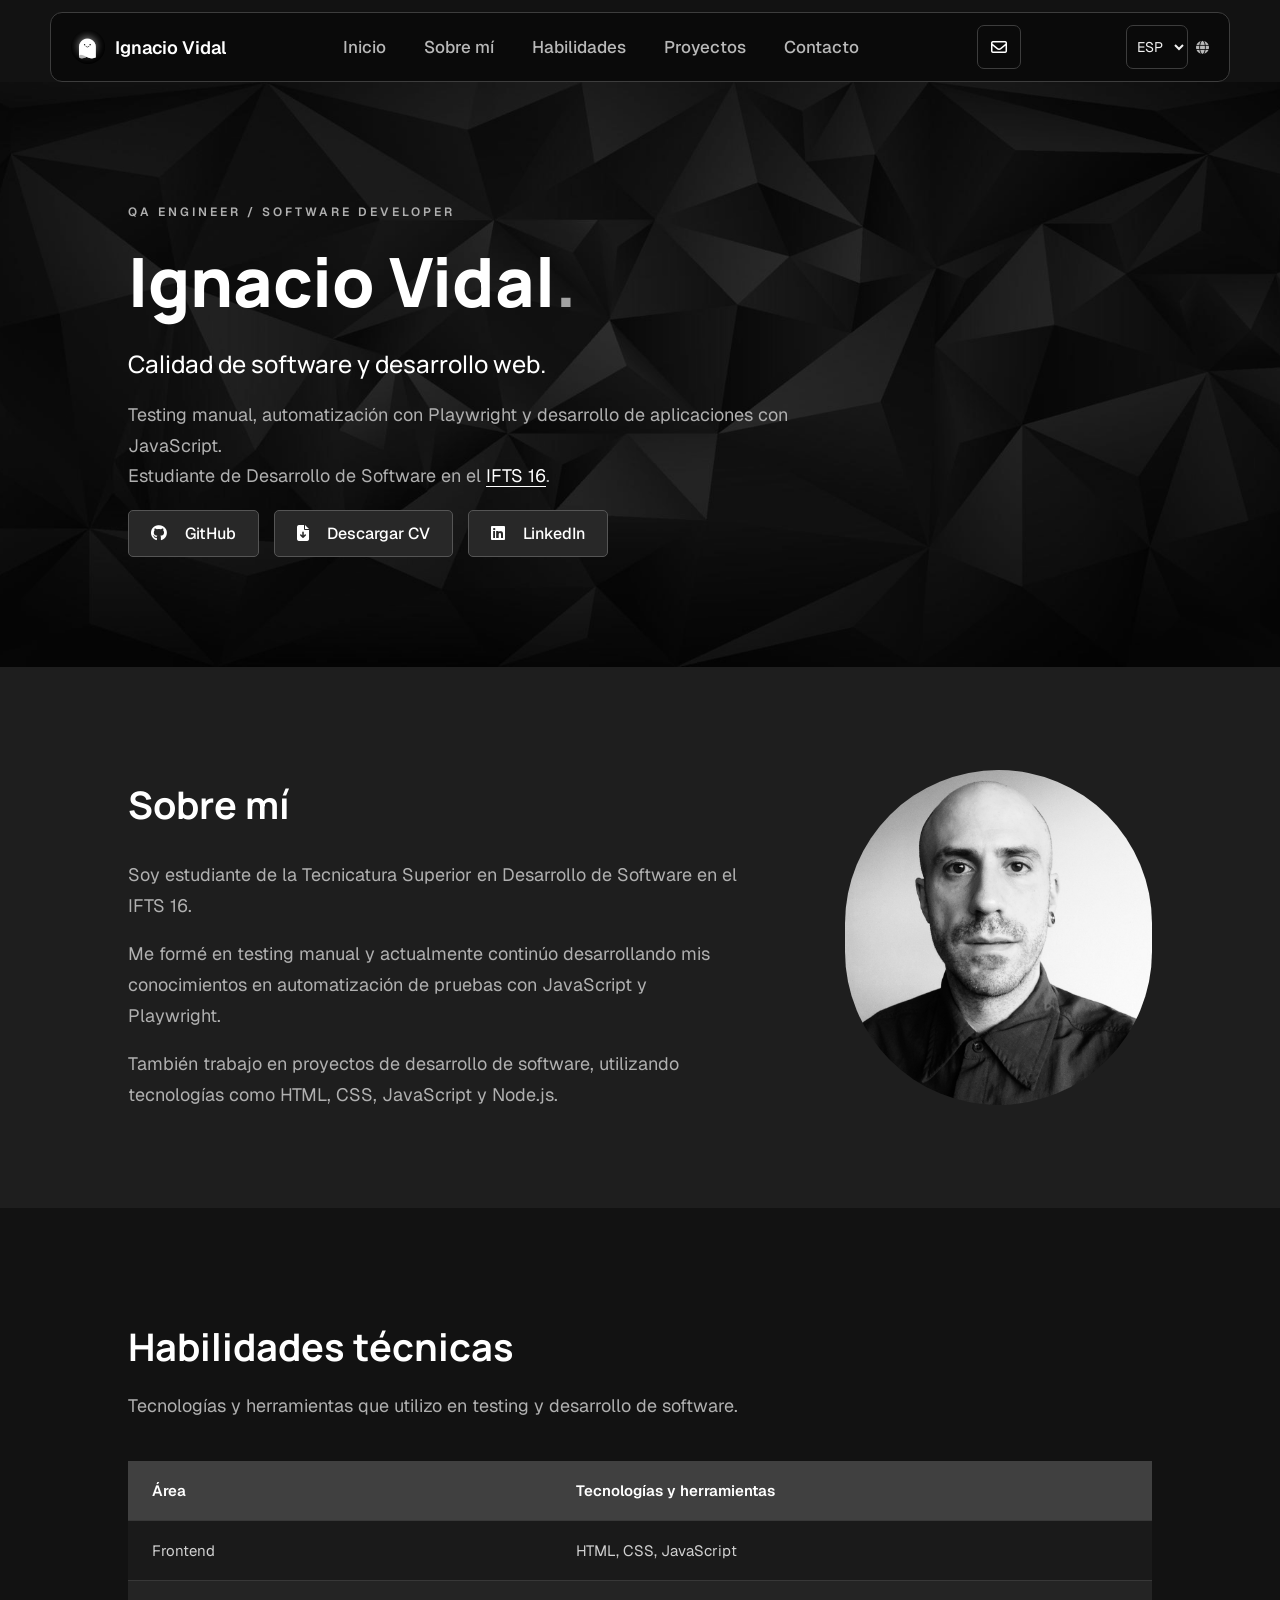
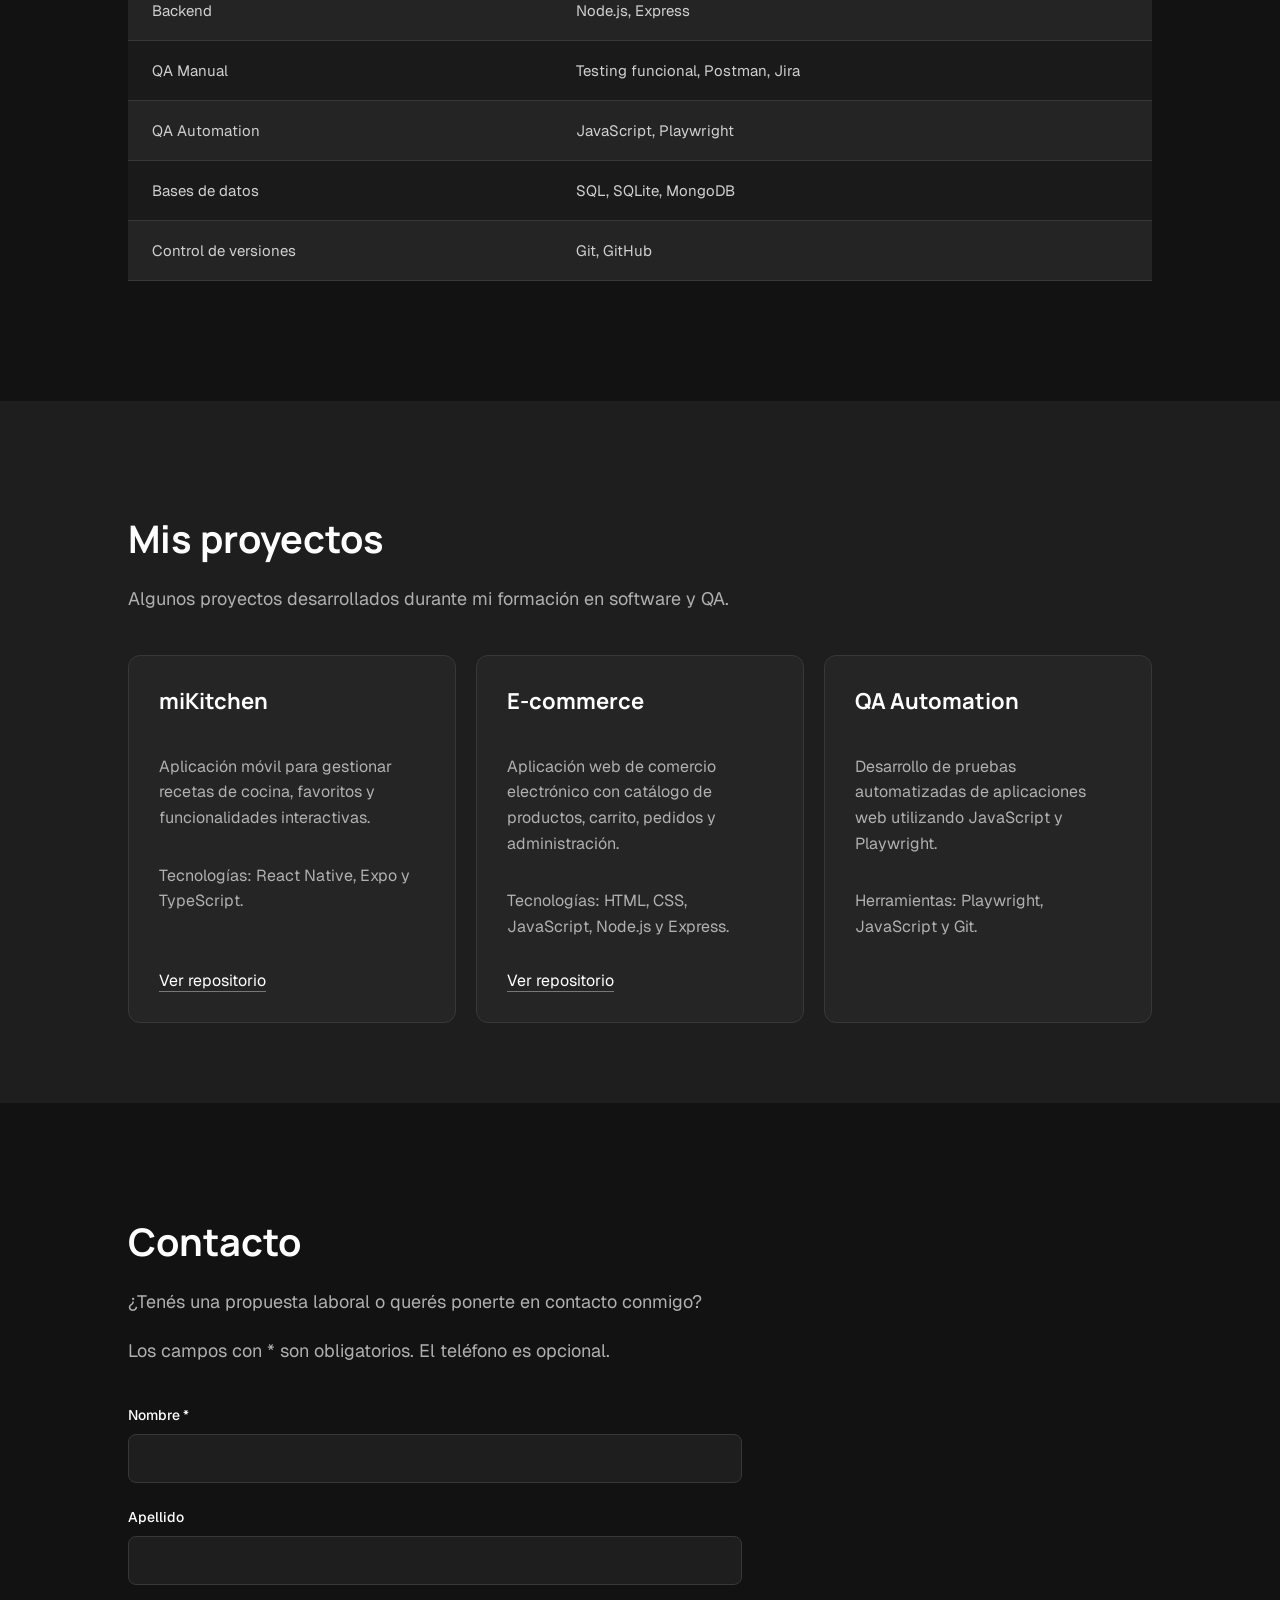
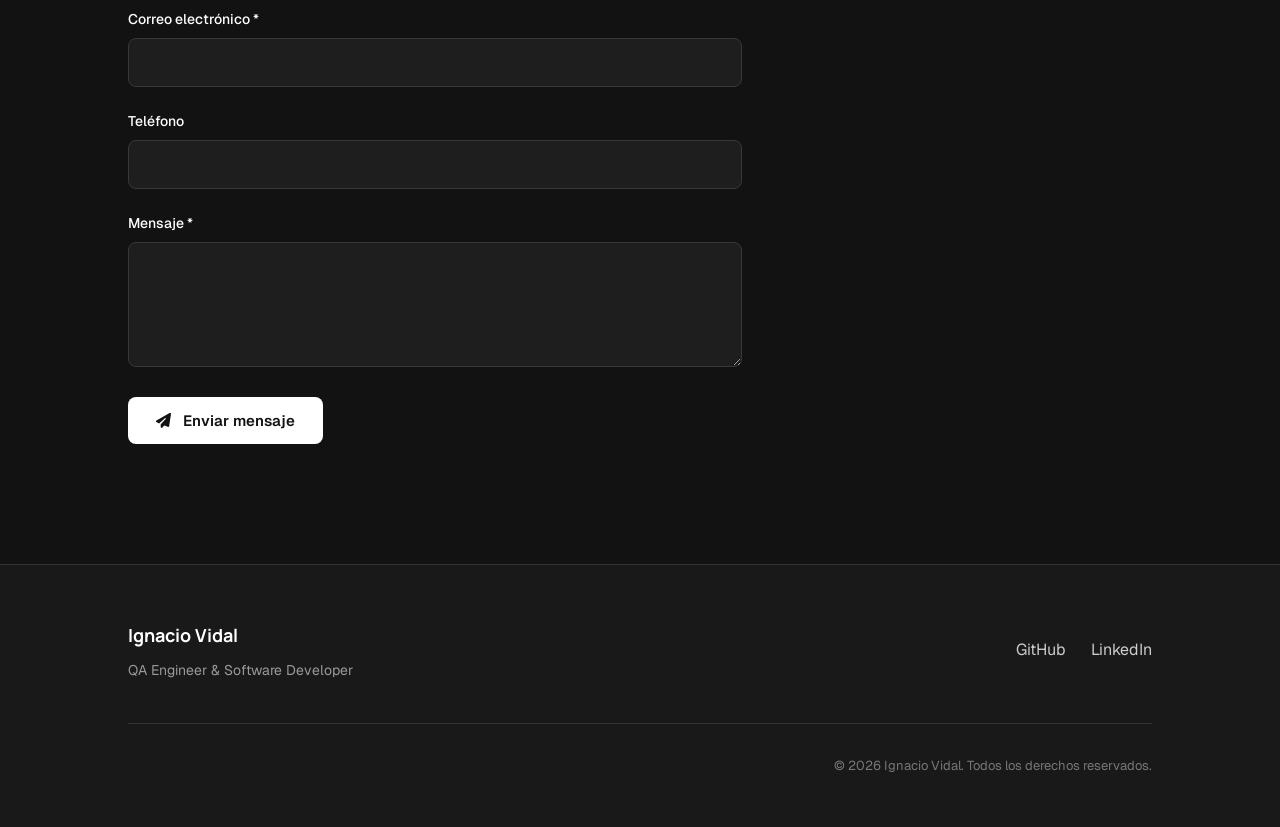
<file: index.html>
<!doctype html>
<html lang="es">
  <head>
    <meta charset="UTF-8" />
    <meta name="viewport" content="width=device-width, initial-scale=1.0" />

    <title>Ignacio Vidal | QA Engineer & Software Developer</title>

    <!-- Tipografías de Google Fonts -->
    <link rel="preconnect" href="https://fonts.googleapis.com" />
    <link rel="preconnect" href="https://fonts.gstatic.com" crossorigin />

    <link
      href="https://fonts.googleapis.com/css2?family=Geist:wght@400;500;600;700&family=Manrope:wght@400;500;600;700;800&display=swap"
      rel="stylesheet"
    />

    <!-- Favicon -->
    <link rel="icon" type="image/jpeg" href="./assets/img/logo.jpg" />
    <!-- Iconos Font Awesome -->
    <link
      rel="stylesheet"
      href="https://cdnjs.cloudflare.com/ajax/libs/font-awesome/6.7.2/css/all.min.css"
    />

    <!-- CSS externo -->
    <link rel="stylesheet" href="./css/styles.css" />
  </head>

  <body>
    <!-- Encabezado y navegación -->

    <!-- Encabezado -->
    <header>
      <!-- Nombre del portfolio -->

      <div class="logo-container">
        <img src="./assets/img/logo.jpg" alt="Logo de Ignacio Vidal" />
        <p>Ignacio Vidal</p>
      </div>

      <!-- Menú de navegación -->
      <nav aria-label="Navegación principal">
        <ul>
          <li><a href="#inicio">Inicio</a></li>
          <li><a href="#sobre-mi">Sobre mí</a></li>
          <li><a href="#habilidades">Habilidades</a></li>
          <li><a href="#proyectos">Proyectos</a></li>
          <li><a href="#contacto">Contacto</a></li>
        </ul>
      </nav>

      <div class="mail">
        <a href="mailto:ignaciovidal@gmail.com" class="btn-mail" aria-label="Enviar un correo">
          <i class="fa-regular fa-envelope"></i>
        </a>
      </div>
      <!-- Selector de idioma -->
      <div class="selector-idioma">
        <select aria-label="Seleccionar idioma" id="idioma" onchange="window.location.href = this.value">
          <option value="./index.html" selected>ESP</option>
          <option value="./en.html">ENG</option>
        </select>
        <i class="fa-solid fa-globe"></i>
      </div>
    </header>

    <main>
      <!-- Sección de presentación -->
      <section id="inicio">
        <div class="presentacion">
          <p class="presentacion-etiqueta">QA ENGINEER / SOFTWARE DEVELOPER</p>

          <h1>Ignacio Vidal<span class="punto">.</span></h1>

          <h2>Calidad de software y desarrollo web.</h2>

          <p class="presentacion-descripcion">
            Testing manual, automatización con Playwright y desarrollo de
            aplicaciones con JavaScript.
            <br />
            Estudiante de Desarrollo de Software en el
            <a
              href="https://ifts16.com/"
              target="_blank"
              rel="noopener noreferrer"
              >IFTS 16</a
            >.
          </p>

          <div class="enlaces-profesionales">
            <a
              href="https://github.com/ignaci0vidal"
              target="_blank"
              rel="noopener noreferrer"
              class="btn-portada"
            >
              <i class="fa-brands fa-github"></i>
              GitHub
            </a>

            <!-- Descargar CV -->
            <a
              href="./assets/pdf/CV_IgnacioVidal_ENG.pdf"
              download
              class="btn-portada"
            >
              <i class="fa-solid fa-file-arrow-down"></i>
              Descargar CV
            </a>

            <a
              href="https://www.linkedin.com/in/igvidal/"
              target="_blank"
              rel="noopener noreferrer"
              class="btn-portada"
            >
              <i class="fa-brands fa-linkedin"></i>
              LinkedIn
            </a>
          </div>
        </div>
      </section>

      <section id="sobre-mi">
        <div class="contenedor-sobre-mi">
          <div class="sobre-mi-texto">
            <h2>Sobre mí</h2>

            <p>
              Soy estudiante de la Tecnicatura Superior en Desarrollo de
              Software en el IFTS 16.
            </p>

            <p>
              Me formé en testing manual y actualmente continúo desarrollando
              mis conocimientos en automatización de pruebas con JavaScript y
              Playwright.
            </p>

            <p>
              También trabajo en proyectos de desarrollo de software, utilizando
              tecnologías como HTML, CSS, JavaScript y Node.js.
            </p>
          </div>

          <div class="foto-perfil">
            <img
              src="./assets/img/perfil.jpg"
              alt="Fotografía de Ignacio Vidal"
            />
          </div>
        </div>
      </section>

      <!-- Sección Habilidades -->
      <section id="habilidades">
        <div class="habilidades-contenido">
          <h2>Habilidades técnicas</h2>

          <p>
            Tecnologías y herramientas que utilizo en testing y desarrollo de
            software.
          </p>

          <table>
            <thead>
              <tr>
                <th>Área</th>
                <th>Tecnologías y herramientas</th>
              </tr>
            </thead>

            <tbody>
              <tr>
                <td>Frontend</td>
                <td>HTML, CSS, JavaScript</td>
              </tr>

              <tr>
                <td>Backend</td>
                <td>Node.js, Express</td>
              </tr>

              <tr>
                <td>QA Manual</td>
                <td>Testing funcional, Postman, Jira</td>
              </tr>

              <tr>
                <td>QA Automation</td>
                <td>JavaScript, Playwright</td>
              </tr>

              <tr>
                <td>Bases de datos</td>
                <td>SQL, SQLite, MongoDB</td>
              </tr>

              <tr>
                <td>Control de versiones</td>
                <td>Git, GitHub</td>
              </tr>
            </tbody>
          </table>
        </div>
      </section>

      <!-- Sección Proyectos -->
      <section id="proyectos">
        <h2>Mis proyectos</h2>

        <p>
          Algunos proyectos desarrollados durante mi formación en software y QA.
        </p>

        <!-- Contenedor de proyectos -->
        <div class="contenedor-proyectos">
          <!-- Proyecto 1 -->
          <div class="proyecto">
            <h3>miKitchen</h3>

            <p>
              Aplicación móvil para gestionar recetas de cocina, favoritos y
              funcionalidades interactivas.
            </p>

            <p>Tecnologías: React Native, Expo y TypeScript.</p>

            <a
              href="https://github.com/ignaci0vidal/ProyectoFinalMobile"
              target="_blank"
            >
              Ver repositorio
            </a>
          </div>

          <!-- Proyecto 2 -->
          <div class="proyecto">
            <h3>E-commerce</h3>

            <p>
              Aplicación web de comercio electrónico con catálogo de productos,
              carrito, pedidos y administración.
            </p>

            <p>Tecnologías: HTML, CSS, JavaScript, Node.js y Express.</p>

            <a
              href="https://github.com/LuCorral/IFT16--Ing.Software-Ecommerce"
              target="_blank"
            >
              Ver repositorio
            </a>
          </div>

          <!-- Proyecto 3 -->
          <div class="proyecto">
            <h3>QA Automation</h3>

            <p>
              Desarrollo de pruebas automatizadas de aplicaciones web utilizando
              JavaScript y Playwright.
            </p>

            <p>Herramientas: Playwright, JavaScript y Git.</p>
          </div>
        </div>
      </section>

      <!-- Sección Contacto -->
      <section id="contacto">
        <h2>Contacto</h2>

        <p>
          ¿Tenés una propuesta laboral o querés ponerte en contacto conmigo?
        </p>

        <!-- Formulario de contacto -->
        <p class="contact-help">Los campos con * son obligatorios. El teléfono es opcional.</p>

        <form id="contact-form" action="https://formspree.io/f/mzeradrv" method="POST">
          <div>
            <label for="nombre">Nombre *</label>
            <input type="text" id="nombre" name="nombre" autocomplete="given-name" maxlength="100" required aria-describedby="nombre-error" />
            <small id="nombre-error" class="field-error"></small>
          </div>

          <div>
            <label for="apellido">Apellido</label>
            <input type="text" id="apellido" name="apellido" autocomplete="family-name" maxlength="100" aria-describedby="apellido-error" />
            <small id="apellido-error" class="field-error"></small>
          </div>

          <div>
            <label for="email">Correo electrónico *</label>
            <input type="email" id="email" name="email" autocomplete="email" maxlength="254" required aria-describedby="email-error" />
            <small id="email-error" class="field-error"></small>
          </div>

          <div>
            <label for="telefono">Teléfono</label>
            <input type="tel" id="telefono" name="telefono" autocomplete="tel" maxlength="40" aria-describedby="telefono-error" />
            <small id="telefono-error" class="field-error"></small>
          </div>

          <div>
            <label for="mensaje">Mensaje *</label>
            <textarea id="mensaje" name="mensaje" rows="5" minlength="10" maxlength="5000" required aria-describedby="mensaje-error"></textarea>
            <small id="mensaje-error" class="field-error"></small>
          </div>

          <input type="text" name="_gotcha" class="contact-honeypot" tabindex="-1" autocomplete="off" aria-hidden="true" />

          <button type="submit">
            <i class="fa-solid fa-paper-plane"></i>
            Enviar mensaje
          </button>
          <p id="contact-status" class="contact-status" role="status" aria-live="polite" aria-atomic="true"></p>
        </form>
      </section>
    </main>

    <!-- Pie de página -->
    <footer>
      <div class="footer-contenido">
        <!-- Información personal -->
        <div class="footer-info">
          <h3>Ignacio Vidal</h3>
          <p>QA Engineer & Software Developer</p>
        </div>

        <!-- Enlaces profesionales -->
        <nav class="footer-enlaces">
          <ul>
            <li>
              <a href="https://github.com/ignaci0vidal" target="_blank">
                GitHub
              </a>
            </li>

            <li>
              <a
                href="https://www.linkedin.com/in/igvidal/"
                target="_blank"
                rel="noopener noreferrer"
              >
                LinkedIn
              </a>
            </li>
          </ul>
        </nav>
      </div>

      <div class="footer-copyright">
        <p>© 2026 Ignacio Vidal. Todos los derechos reservados.</p>
      </div>
    </footer>
    <script src="./js/contact.js" defer></script>
  </body>
</html>
</file>
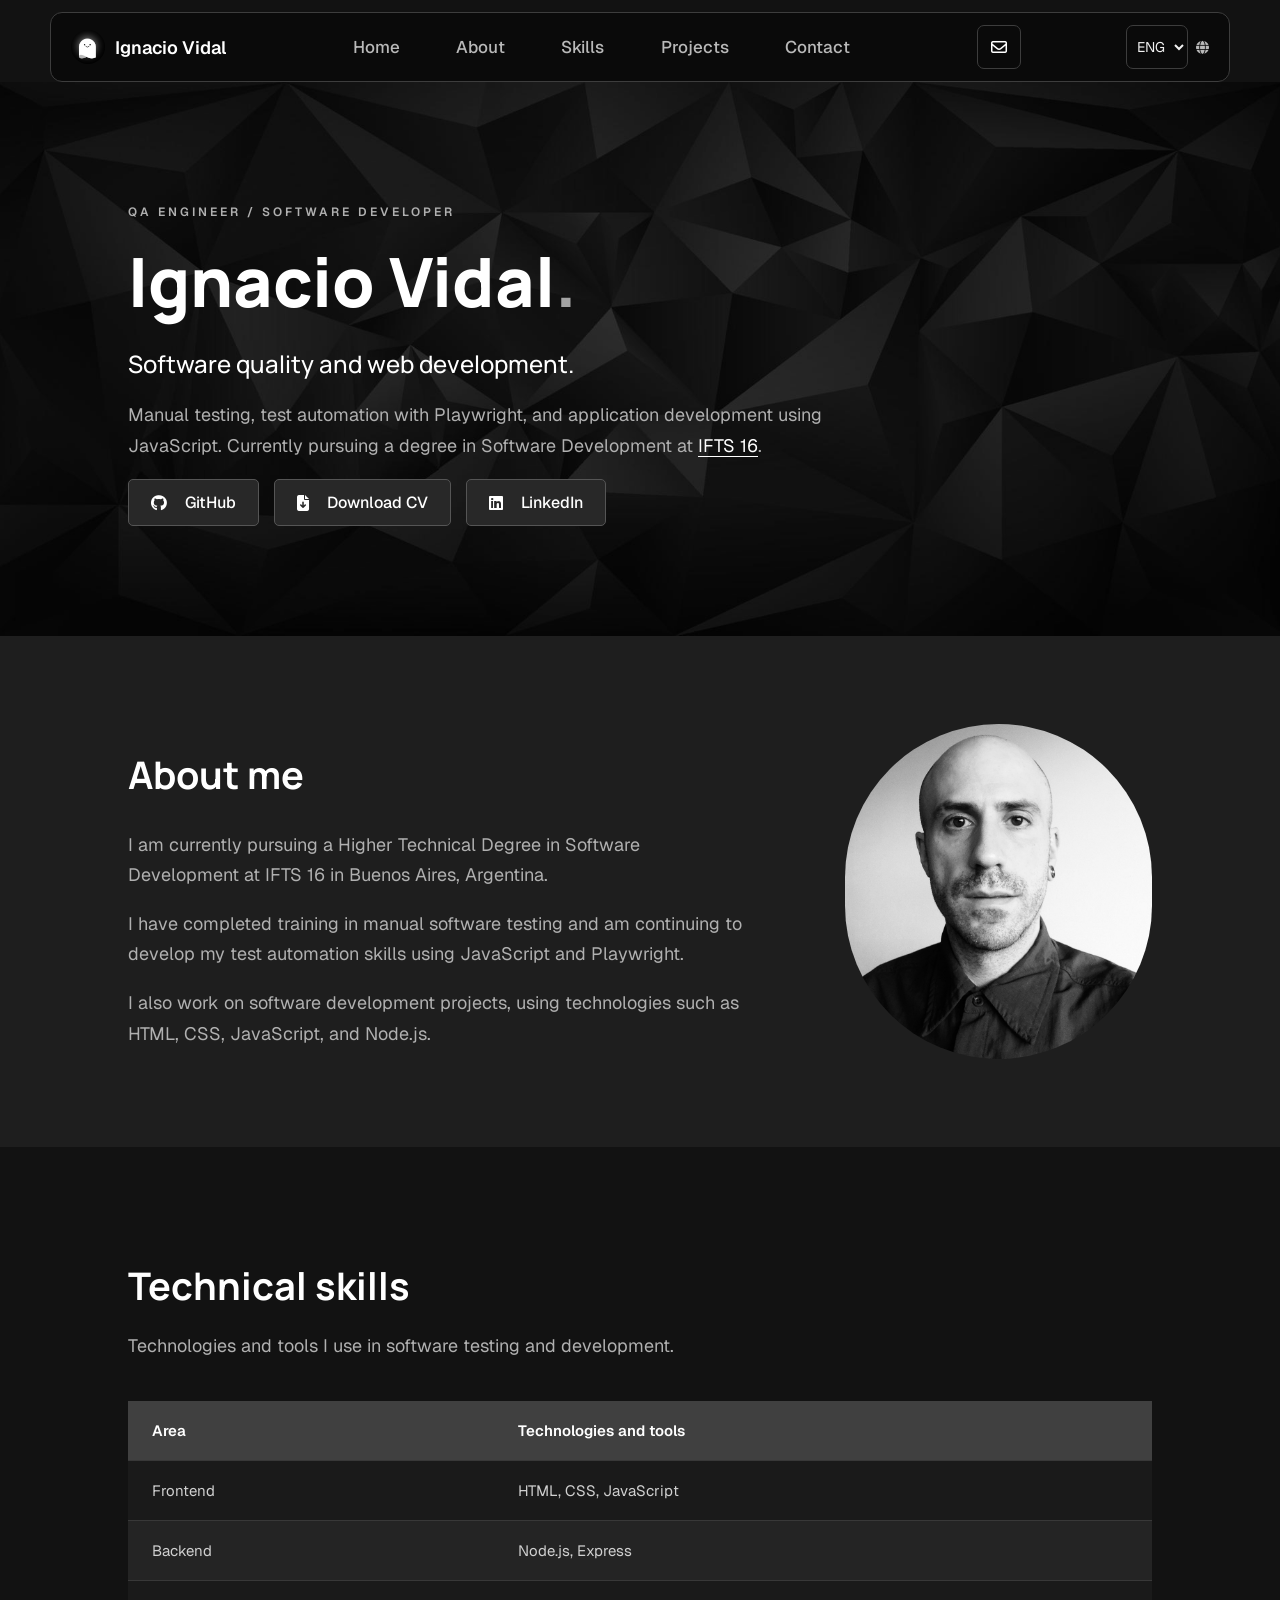
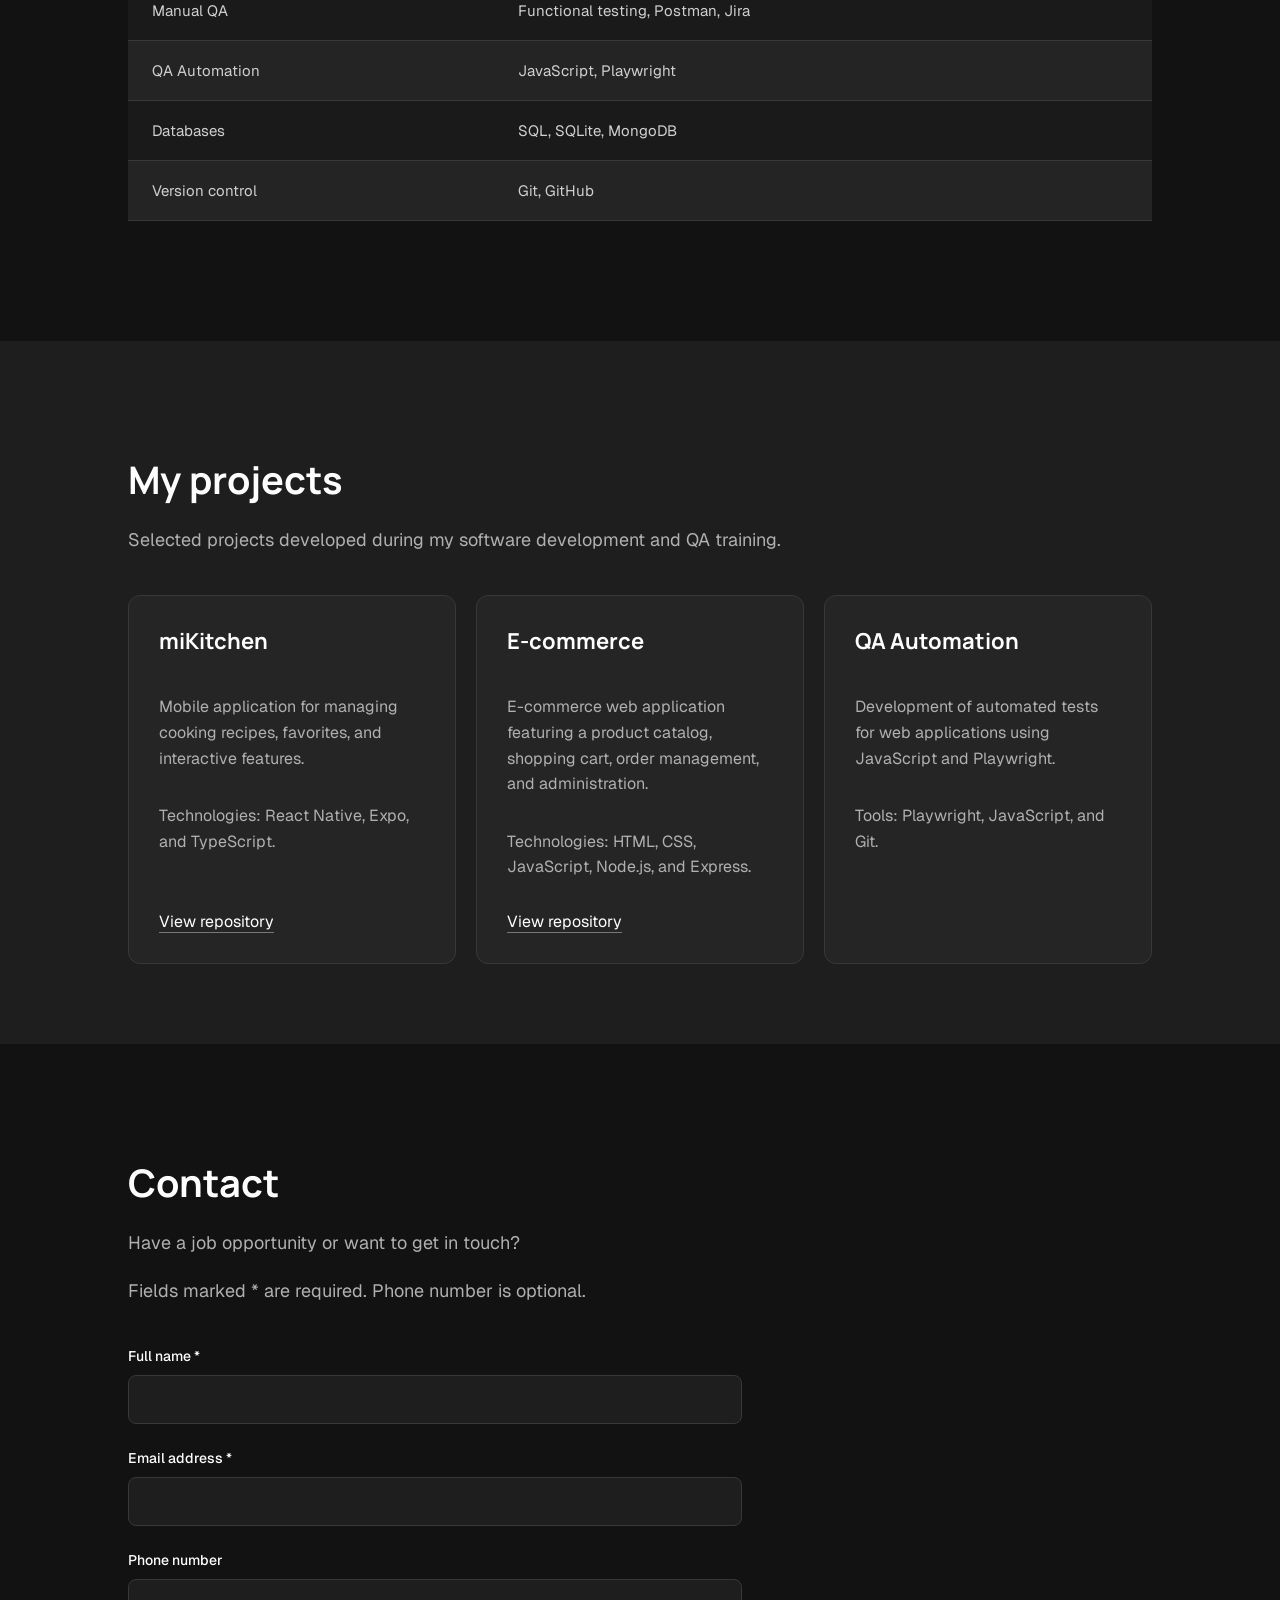
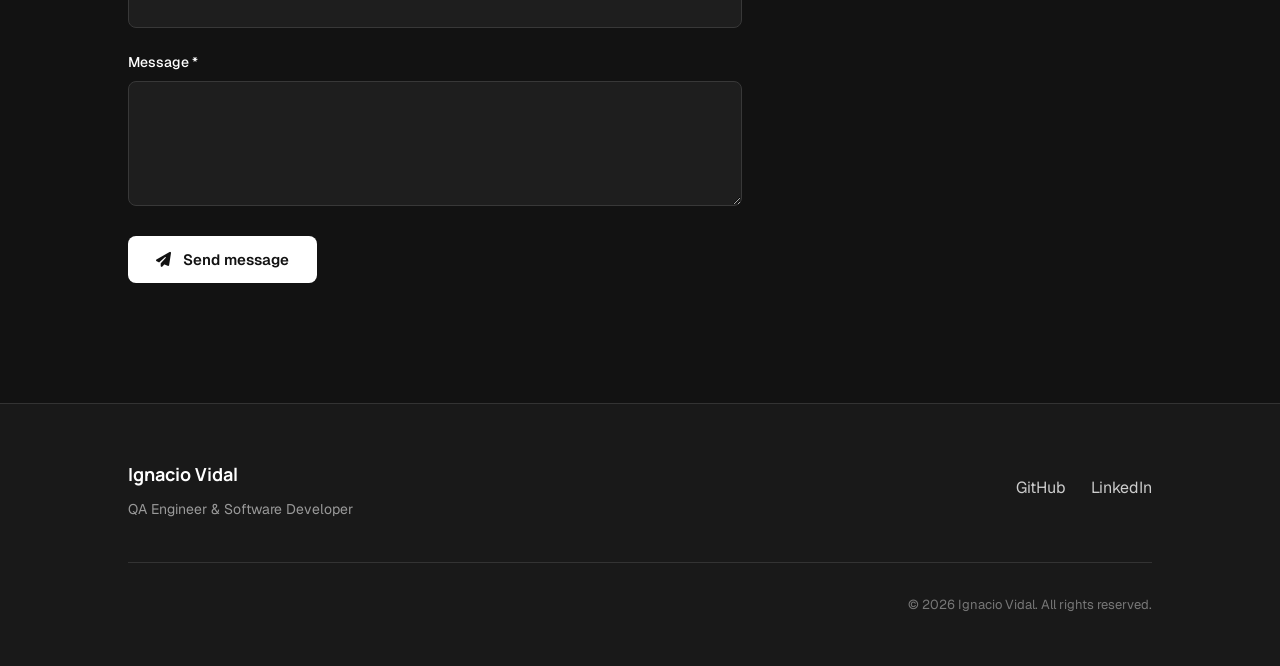
<file: en.html>
<!doctype html>
<html lang="en">
  <head>
    <meta charset="UTF-8" />
    <meta name="viewport" content="width=device-width, initial-scale=1.0" />

    <title>Ignacio Vidal | QA Engineer & Software Developer</title>

    <!-- Google Fonts -->
    <link rel="preconnect" href="https://fonts.googleapis.com" />
    <link rel="preconnect" href="https://fonts.gstatic.com" crossorigin />
    <link
      href="https://fonts.googleapis.com/css2?family=Geist:wght@400;500;600;700&family=Manrope:wght@400;500;600;700;800&display=swap"
      rel="stylesheet"
    />

    <!-- Font Awesome -->
    <link
      rel="stylesheet"
      href="https://cdnjs.cloudflare.com/ajax/libs/font-awesome/6.7.2/css/all.min.css"
    />

    <!-- Favicon -->
    <link rel="icon" type="image/jpeg" href="./assets/img/logo.jpg" />

    <!-- CSS -->
    <link rel="stylesheet" href="./css/styles.css" />
  </head>

  <body>
    <!-- Header -->
    <header>
      <div class="logo-container">
        <img src="./assets/img/logo.jpg" alt="Ignacio Vidal logo" />
        <p>Ignacio Vidal</p>
      </div>

      <!-- Navigation -->
      <nav aria-label="Main navigation">
        <ul>
          <li><a href="#inicio">Home</a></li>
          <li><a href="#sobre-mi">About</a></li>
          <li><a href="#habilidades">Skills</a></li>
          <li><a href="#proyectos">Projects</a></li>
          <li><a href="#contacto">Contact</a></li>
        </ul>
      </nav>

      <div class="mail">
        <a href="mailto:ignaciovidal@gmail.com" class="btn-mail" aria-label="Send an email">
          <i class="fa-regular fa-envelope"></i>
        </a>
      </div>

      <!-- Language selector -->
      <div class="selector-idioma">
        <select
          id="idioma"
          aria-label="Select language"
          onchange="window.location.href = this.value"
        >
          <option value="./index.html">ESP</option>
          <option value="./en.html" selected>ENG</option>
        </select>
        <i class="fa-solid fa-globe"> </i>
      </div>
    </header>

    <main>
      <!-- Home -->
      <section id="inicio">
        <div class="presentacion">
          <p class="presentacion-etiqueta">QA ENGINEER / SOFTWARE DEVELOPER</p>

          <h1>Ignacio Vidal<span class="punto">.</span></h1>

          <h2>Software quality and web development.</h2>

          <p class="presentacion-descripcion">
            Manual testing, test automation with Playwright, and application
            development using JavaScript. Currently pursuing a degree in
            Software Development at
            <a
              href="https://ifts16.com/"
              target="_blank"
              rel="noopener noreferrer"
              >IFTS 16</a
            >.
          </p>

          <div class="enlaces-profesionales">
            <a
              href="https://github.com/ignaci0vidal"
              target="_blank"
              rel="noopener noreferrer"
              class="btn-portada"
            >
              <i class="fa-brands fa-github"></i>
              GitHub
            </a>

            <a
              href="./assets/pdf/CV_IgnacioVidal_ENG.pdf"
              download
              class="btn-portada"
            >
              <i class="fa-solid fa-file-arrow-down"></i>
              Download CV
            </a>

            <a
              href="https://www.linkedin.com/in/igvidal/"
              target="_blank"
              rel="noopener noreferrer"
              class="btn-portada"
            >
              <i class="fa-brands fa-linkedin"></i>
              LinkedIn
            </a>
          </div>
        </div>
      </section>

      <!-- About me -->
      <section id="sobre-mi">
        <div class="contenedor-sobre-mi">
          <div class="sobre-mi-texto">
            <h2>About me</h2>

            <p>
              I am currently pursuing a Higher Technical Degree in Software
              Development at IFTS 16 in Buenos Aires, Argentina.
            </p>

            <p>
              I have completed training in manual software testing and am
              continuing to develop my test automation skills using JavaScript
              and Playwright.
            </p>

            <p>
              I also work on software development projects, using technologies
              such as HTML, CSS, JavaScript, and Node.js.
            </p>
          </div>

          <div class="foto-perfil">
            <img
              src="./assets/img/perfil.jpg"
              alt="Portrait of Ignacio Vidal"
            />
          </div>
        </div>
      </section>

      <!-- Technical skills -->
      <section id="habilidades">
        <h2>Technical skills</h2>

        <p>Technologies and tools I use in software testing and development.</p>

        <table>
          <thead>
            <tr>
              <th>Area</th>
              <th>Technologies and tools</th>
            </tr>
          </thead>

          <tbody>
            <tr>
              <td>Frontend</td>
              <td>HTML, CSS, JavaScript</td>
            </tr>

            <tr>
              <td>Backend</td>
              <td>Node.js, Express</td>
            </tr>

            <tr>
              <td>Manual QA</td>
              <td>Functional testing, Postman, Jira</td>
            </tr>

            <tr>
              <td>QA Automation</td>
              <td>JavaScript, Playwright</td>
            </tr>

            <tr>
              <td>Databases</td>
              <td>SQL, SQLite, MongoDB</td>
            </tr>

            <tr>
              <td>Version control</td>
              <td>Git, GitHub</td>
            </tr>
          </tbody>
        </table>
      </section>

      <!-- Projects -->
      <section id="proyectos">
        <h2>My projects</h2>

        <p>
          Selected projects developed during my software development and QA
          training.
        </p>

        <div class="contenedor-proyectos">
          <!-- Project 1 -->
          <div class="proyecto">
            <h3>miKitchen</h3>

            <p>
              Mobile application for managing cooking recipes, favorites, and
              interactive features.
            </p>

            <p>Technologies: React Native, Expo, and TypeScript.</p>

            <a
              href="https://github.com/ignaci0vidal/ProyectoFinalMobile"
              target="_blank"
              rel="noopener noreferrer"
            >
              View repository
            </a>
          </div>

          <!-- Project 2 -->
          <div class="proyecto">
            <h3>E-commerce</h3>

            <p>
              E-commerce web application featuring a product catalog, shopping
              cart, order management, and administration.
            </p>

            <p>Technologies: HTML, CSS, JavaScript, Node.js, and Express.</p>

            <a
              href="https://github.com/LuCorral/IFT16--Ing.Software-Ecommerce"
              target="_blank"
              rel="noopener noreferrer"
            >
              View repository
            </a>
          </div>

          <!-- Project 3 -->
          <div class="proyecto">
            <h3>QA Automation</h3>

            <p>
              Development of automated tests for web applications using
              JavaScript and Playwright.
            </p>

            <p>Tools: Playwright, JavaScript, and Git.</p>
          </div>
        </div>
      </section>

      <!-- Contact -->
      <section id="contacto">
        <h2>Contact</h2>

        <p>Have a job opportunity or want to get in touch?</p>

        <p class="contact-help">Fields marked * are required. Phone number is optional.</p>

        <form id="contact-form" action="https://formspree.io/f/mzeradrv" method="POST">
          <div>
            <label for="nombre">Full name *</label>
            <input type="text" id="nombre" name="nombre" autocomplete="name" maxlength="100" required aria-describedby="nombre-error" />
            <small id="nombre-error" class="field-error"></small>
          </div>

          <div>
            <label for="email">Email address *</label>
            <input type="email" id="email" name="email" autocomplete="email" maxlength="254" required aria-describedby="email-error" />
            <small id="email-error" class="field-error"></small>
          </div>

          <div>
            <label for="telefono">Phone number</label>
            <input type="tel" id="telefono" name="telefono" autocomplete="tel" maxlength="40" aria-describedby="telefono-error" />
            <small id="telefono-error" class="field-error"></small>
          </div>

          <div>
            <label for="mensaje">Message *</label>
            <textarea id="mensaje" name="mensaje" rows="5" minlength="10" maxlength="5000" required aria-describedby="mensaje-error"></textarea>
            <small id="mensaje-error" class="field-error"></small>
          </div>

          <input type="text" name="_gotcha" class="contact-honeypot" tabindex="-1" autocomplete="off" aria-hidden="true" />

          <button type="submit">
            <i class="fa-solid fa-paper-plane"></i>
            Send message
          </button>
          <p id="contact-status" class="contact-status" role="status" aria-live="polite" aria-atomic="true"></p>
        </form>
      </section>
    </main>

    <!-- Footer -->
    <footer>
      <div class="footer-contenido">
        <div class="footer-info">
          <h3>Ignacio Vidal</h3>
          <p>QA Engineer &amp; Software Developer</p>
        </div>

        <nav class="footer-enlaces">
          <ul>
            <li>
              <a
                href="https://github.com/ignaci0vidal"
                target="_blank"
                rel="noopener noreferrer"
              >
                GitHub
              </a>
            </li>

            <li>
              <a
                href="https://www.linkedin.com/"
                target="_blank"
                rel="noopener noreferrer"
              >
                LinkedIn
              </a>
            </li>
          </ul>
        </nav>
      </div>

      <div class="footer-copyright">
        <p>© 2026 Ignacio Vidal. All rights reserved.</p>
      </div>
    </footer>
    <script src="./js/contact.js" defer></script>
  </body>
</html>
</file>
<file: css/styles.css>
/* Estilos generales */

* {
  box-sizing: border-box;
}

body {
  margin: 0;
  font-family: "Geist", Arial, sans-serif;
  background-color: #121212;
  color: #ffffff;
}
/* Tipografía de títulos */

h1,
h2,
h3 {
  font-family: "Manrope", Arial, sans-serif;
  font-weight: 700;
}

/* Encabezado */

header {
  width: min(1180px, calc(100% - 64px));
  margin: 12px auto 0;
  position: sticky;
  top: 12px;
  z-index: 10;
  display: flex;
  align-items: center;
  justify-content: space-between;
  gap: 22px;
  padding: 12px 20px;
  border: 1px solid #3d3d3d;
  border-radius: 12px;
  background: rgb(11 11 11 / 95%);
  backdrop-filter: blur(12px);
}
.logo-container {
  display: flex;
  align-items: center;
  gap: 10px;
  font-size: 18px;
  font-weight: 600;
  white-space: nowrap;
}
.logo-container img {
  width: 34px;
  height: 34px;
  border-radius: 50%;
}
.logo-container p {
  margin: 0;
}
header nav {
  flex: 1;
  min-width: 0;
  max-width: 540px;
}
header ul {
  display: flex;
  justify-content: space-around;
  gap: 14px;
  list-style: none;
  padding: 0;
  margin: 0;
}
header nav a {
  display: inline-flex;
  align-items: center;
  min-height: 44px;
  color: #b9b9b9;
  font-size: 17px;
  font-weight: 500;
  text-decoration: none;
  white-space: nowrap;
}
header nav a:hover {
  color: #fff;
}
.btn-mail {
  display: grid;
  place-items: center;
  width: 44px;
  height: 44px;
  border: 1px solid #3d3d3d;
  border-radius: 7px;
  text-decoration: none;
}
.selector-idioma {
  display: flex;
  align-items: center;
  gap: 8px;
}
.selector-idioma select {
  min-height: 44px;
  padding: 6px;
  font: inherit;
  font-size: 14px;
  color: #f2f2f2;
  background: transparent;
  border: 1px solid #3d3d3d;
  border-radius: 7px;
  cursor: pointer;
}
.selector-idioma i {
  color: #b9b9b9;
  font-size: 13px;
}
header a {
  text-decoration: none;
  color: inherit;
}
.mail {
  margin: 0;
}
.btn-mail:hover {
  background: #292929;
  border-color: #aaa;
}
header nav a:focus-visible {
  color: #fff;
}
:focus-visible {
  outline: 2px solid #ccc;
  outline-offset: 4px;
}
html {
  scroll-padding-top: 110px;
}

/*//////////////// PORTADA ////////////////*/

#inicio {
  position: relative;
  padding: 110px 40px;
  background-image: url("../assets/img/banner.jpg");
  background-size: cover;
  background-position: center;
  background-repeat: no-repeat;
}

/* Capa oscura sobre el banner */

#inicio::before {
  content: "";
  position: absolute;
  top: 0;
  left: 0;
  width: 100%;
  height: 100%;
  background-color: #000000;
  opacity: 0.35;
  z-index: 1;
}

/* Contenido por encima del fondo */

.presentacion {
  position: relative;
  z-index: 2;
  width: 70%;
}

.presentacion {
  width: 70%;
}

.presentacion-etiqueta {
  font-size: 12px;
  font-weight: 600;
  letter-spacing: 3px;
  color: #b0b0b0;
}

#inicio h1 {
  font-family: "Manrope", Arial, sans-serif;
  font-size: 4rem;
  font-weight: 800;
  margin: 15px 0;
}

.punto {
  color: #a3a3a3;
}

#inicio h2 {
  font-size: 1.5rem;
  font-weight: 500;
  margin-bottom: 20px;
}

.presentacion-descripcion {
  color: #b0b0b0;
  font-size: 16px;
  line-height: 1.6;
}
.presentacion-descripcion a {
  color: #ffffff;
  text-decoration: underline;
  text-underline-offset: 4px;
}

.presentacion-descripcion a:hover {
  color: #b0b0b0;
}
/* Sección Sobre mí */

#sobre-mi {
  background-color: #1e1e1e;
  padding: 80px 40px;
}

.contenedor-sobre-mi {
  display: flex;
  flex-direction: row;
  flex-wrap: nowrap;
  align-items: center;
  justify-content: space-between;
  gap: 60px;
}

.sobre-mi-texto {
  width: 65%;
}

.sobre-mi-texto h2 {
  font-size: 2rem;
  text-align: left;
  margin-bottom: 30px;
}

.sobre-mi-texto p {
  color: #b0b0b0;
  font-size: 17px;
  line-height: 1.7;
}

.foto-perfil {
  width: 30%;
  display: flex;
  justify-content: flex-end;
}

.foto-perfil img {
  width: 100%;
  max-width: 320px;
  display: block;
  border-radius: 999px;
}

/* Contenedor principal */

.contenedor-sobre-mi {
  display: flex;
  align-items: center;
  justify-content: space-between;
  gap: 60px;
}

/* Descripción */

.sobre-mi-texto {
  width: 60%;
}

.sobre-mi-texto h2 {
  font-size: 2rem;
  text-align: left;
  margin-bottom: 30px;
}

.sobre-mi-texto p {
  color: #b0b0b0;
  font-size: 17px;
  line-height: 1.7;
}

/* Fotografía */

.foto-perfil {
  width: 30%;
  text-align: center;
}

/* Sección Habilidades */

#habilidades {
  padding: 80px 40px;
}

/* Título y descripción */

#habilidades h2 {
  font-size: 2rem;
  text-align: left;
  margin-bottom: 20px;
}

#habilidades p {
  color: #b0b0b0;
  text-align: left;
  line-height: 1.6;
}

.habilidades-contenido > p {
  font-size: 18px;
  line-height: 1.7;
}
/* Composición de Habilidades */

.habilidades-contenido {
  width: 100%;
}

/* Tabla de tecnologías */

table {
  width: 100%;
  margin: 40px 0;
  border-collapse: collapse;
  font-family: "Geist", Arial, sans-serif;
}

/* Celdas */

th,
td {
  padding: 20px 24px;
  text-align: left;
  border: none;
  border-bottom: 1px solid #383838;
}

/* Encabezado */

th {
  background-color: #404040;
  color: #ffffff;
  font-size: 15px;
  font-weight: 600;
}

/* Contenido */

td {
  color: #d0d0d0;
  font-size: 15px;
}

/* Filas pares */

tbody tr:nth-child(even) {
  background-color: #242424;
}

/* Filas impares */

tbody tr:nth-child(odd) {
  background-color: #1a1a1a;
}

/* Sección Proyectos */

#proyectos {
  background-color: #1e1e1e;
  padding: 80px 40px;
}

#proyectos h2 {
  font-size: 2rem;
  text-align: left;
  margin-bottom: 20px;
}

#proyectos > p {
  color: #b0b0b0;
  text-align: left;
  line-height: 1.6;
}

/* Contenedor de proyectos */

.contenedor-proyectos {
  display: flex;
  justify-content: space-between;
  gap: 20px;
  margin-top: 40px;
}

/* Tarjetas */

.proyecto {
  display: flex;
  flex-direction: column;
  width: 33%;
  padding: 30px;
  background-color: #252525;
  border: 1px solid #383838;
  border-radius: 12px;
}

.proyecto h3 {
  font-size: 22px;
  margin-top: 0;
}

.proyecto p {
  color: #b0b0b0;
  font-size: 15px;
  line-height: 1.6;
}

.proyecto a {
  color: #ffffff;
  text-decoration: none;
  border-bottom: 1px solid #777777;
  margin-top: auto;
  padding-top: 15px;
  align-self: flex-start;
}

.proyecto a:hover {
  border-bottom-color: #ffffff;
}

/* Sección Contacto */

#contacto {
  padding: 80px 40px;
  background-color: #121212;
}

#contacto h2 {
  font-size: 2rem;
  text-align: left;
  margin-bottom: 20px;
}

#contacto > p {
  color: #b0b0b0;
  text-align: left;
  line-height: 1.6;
}

/* Formulario */

form {
  width: 60%;
  margin: 40px 0;
}

form div {
  margin-bottom: 25px;
}

form label {
  display: block;
  margin-bottom: 10px;
  font-size: 14px;
  font-weight: 500;
}

form input,
form textarea {
  width: 100%;
  padding: 14px;
  font-family: "Geist", Arial, sans-serif;
  font-size: 15px;
  background-color: #1e1e1e;
  color: #ffffff;
  border: 1px solid #383838;
  border-radius: 8px;
}

form input:focus,
form textarea:focus {
  outline: 1px solid #888888;
}
form textarea {
  width: 100%;
  resize: vertical;
}

form button {
  background-color: #ffffff;
  color: #121212;
  padding: 14px 28px;
  font-family: "Geist", Arial, sans-serif;
  font-size: 15px;
  font-weight: 600;
  border: none;
  border-radius: 8px;
  cursor: pointer;
}

form button:hover {
  background-color: #cccccc;
}

/* Enlaces de la portada */

.enlaces-profesionales {
  display: flex;
  justify-content: flex-start;
  align-items: center;
  flex-wrap: wrap;
  gap: 15px;
}

/* Estilo de los tres botones */

.btn-portada:link,
.btn-portada:visited {
  display: inline-flex;
  align-items: center;
  justify-content: center;
  gap: 10px;

  padding: 12px 22px;

  background-color: #282828;
  color: #ffffff;
  border: 1px solid #555555;
  border-radius: 5px;

  text-decoration: none;
  font-weight: 500;

  transition:
    background-color 0.2s ease,
    border-color 0.2s ease,
    opacity 0.2s ease;
}

/* Efecto al pasar el mouse */

.btn-portada:hover {
  background-color: #404040;
  border-color: #888888;
  color: #ffffff;
}

/* Efecto al presionar */

.btn-portada:active {
  opacity: 0.6;
}

/*//////////////// FOOTER ////////////////*/

footer {
  background-color: #191919;
  padding: 40px;
  border-top: 1px solid #333333;
}

/* Contenido principal */

.footer-contenido {
  display: flex;
  justify-content: space-between;
  align-items: center;
}

.footer-info h3 {
  font-size: 18px;
  margin-bottom: 8px;
}

.footer-info p {
  color: #999999;
  font-size: 14px;
}

/* Enlaces */

.footer-enlaces ul {
  display: flex;
  gap: 25px;
  list-style-type: none;
  padding: 0;
}

.footer-enlaces a {
  color: #cccccc;
  text-decoration: none;
}

.footer-enlaces a:hover {
  color: #ffffff;
}

/* Copyright */

.footer-copyright {
  margin-top: 30px;
  padding-top: 20px;
  border-top: 1px solid #333333;
}

.footer-copyright p {
  color: #777777;
  font-size: 13px;
  text-align: right;
}

/* Espaciado de iconos */

.enlaces-profesionales i,
form button i {
  margin-right: 8px;
}
/* Ancho máximo del contenido principal */

#inicio,
#sobre-mi,
#habilidades,
#proyectos,
#contacto,
footer {
  padding-left: max(10%, calc(50% - 560px));
  padding-right: max(10%, calc(50% - 560px));
}

/* Jerarquía tipográfica */

#inicio h1 {
  font-size: 4.25rem;
}

#sobre-mi h2,
#habilidades h2,
#proyectos h2,
#contacto h2 {
  font-size: 2.375rem;
}

.presentacion-descripcion,
.sobre-mi-texto p,
#habilidades > p,
#proyectos > p,
#contacto > p {
  font-size: 18px;
  line-height: 1.7;
}

.proyecto p {
  font-size: 16px;
}

/*//////////////// responsive ////////////////*/

/* Tablet vertical */

/* TABLET HORIZONTAL - 1080px */

@media (max-width: 1080px) {
  header {
    gap: 14px;
    padding-inline: 16px;
  }
  .logo-container {
    font-size: 16px;
  }
  header ul {
    gap: 10px;
  }
  header nav a {
    font-size: 16px;
  }
  /* Portada */
  .presentacion {
    width: 85%;
  }

  #inicio h1 {
    font-size: 3.5rem;
  }

  /* Sobre mí */
  .contenedor-sobre-mi {
    gap: 30px;
  }

  /* Proyectos */
  .contenedor-proyectos {
    gap: 15px;
  }

  .proyecto {
    padding: 20px;
  }

  /* Contacto */
  form {
    width: 70%;
  }
}
@media (max-width: 1000px) {
  html {
    scroll-padding-top: 140px;
  }
  header {
    flex-wrap: wrap;
    gap: 4px 10px;
  }
  .logo-container {
    flex: 1;
  }
  header nav {
    order: 3;
    flex-basis: 100%;
    max-width: none;
  }
}
@media (max-width: 768px) {
  html {
    scroll-padding-top: 16px;
  }

  #inicio,
  #sobre-mi,
  #habilidades,
  #proyectos,
  #contacto,
  footer {
    padding-left: 24px;
    padding-right: 24px;
  }

  header {
    position: static;
    width: calc(100% - 32px);
    margin: 8px auto;
    display: flex;
    flex-wrap: wrap;
    align-items: center;
    justify-content: space-between;

    height: auto;
    padding: 8px 12px;
    gap: 4px 10px;
  }

  /* Logo */

  .logo-container {
    flex: 1;
    min-width: 0;
  }

  .logo-container p {
    white-space: nowrap;
  }

  /* Navegación debajo del logo */

  header nav {
    order: 3;
    flex-basis: 100%;
    width: 100%;
    max-width: none;
  }

  header nav ul {
    display: flex;
    flex-wrap: wrap;
    justify-content: center;
    align-items: center;
    gap: 8px 24px;

    padding: 0;
    margin: 0;
  }

  header nav li {
    flex: 0 0 calc((100% - 48px) / 3);
    text-align: center;
  }

  header nav a {
    justify-content: center;
    width: 100%;
    font-size: 18px;
  }

  /* Selector de idioma */

  .selector-idioma {
    margin-left: 0;
  }
}
/*MOBILE 480px */

@media (max-width: 480px) {
  /* Encabezado */
  header {
    padding: 8px 10px;
  }

  .logo-container {
    font-size: 16px;
  }

  .logo-container img {
    width: 32px;
    height: 32px;
  }

  header nav a {
    font-size: 18px;
    white-space: nowrap;
  }

  .selector-idioma i {
    display: none;
  }

  header nav ul {
    flex-wrap: wrap;
    justify-content: center;
    gap: 8px 24px;
  }
  /* Portada móvil */

  .presentacion {
    width: 100%;
  }

  /* Secciones */
  #inicio,
  #sobre-mi,
  #habilidades,
  #proyectos,
  #contacto {
    padding: 40px 20px;
  }

  /* Títulos */
  #inicio h1 {
    font-size: 2rem;
  }

  #inicio h2 {
    font-size: 1.5rem;
  }

  /* Proyectos */
  .contenedor-proyectos {
    flex-direction: column;
    align-items: center;
  }

  .proyecto {
    width: 100%;
  }

  /* Tabla */
  table {
    width: 100%;
  }

  th,
  td {
    padding: 10px 8px;
    font-size: 13px;
  }

  /* Formulario */
  form {
    width: 100%;
  }
  .contenedor-sobre-mi {
    flex-direction: column;
    gap: 30px;
  }

  .sobre-mi-texto {
    width: 100%;
  }

  .foto-perfil {
    width: 70%;
    justify-content: center;
  }

  /* Footer móvil */

  footer {
    padding: 30px 20px;
  }

  .footer-contenido {
    flex-direction: column;
    align-items: flex-start;
    gap: 20px;
  }

  .footer-copyright {
    margin-top: 20px;
  }

  #sobre-mi h2,
  #habilidades h2,
  #proyectos h2,
  #contacto h2 {
    font-size: 2rem;
  }

  .presentacion-descripcion,
  .sobre-mi-texto p,
  .habilidades-contenido > p,
  #proyectos > p,
  #contacto > p {
    font-size: 16px;
  }
}

/* MOBILE 2 - 375px */

@media (max-width: 375px) {
  /* Encabezado */
  header {
    width: calc(100% - 16px);
    padding: 8px;
  }

  .logo-container {
    font-size: 15px;
  }

  header nav ul {
    gap: 8px 24px;
  }

  header nav a {
    font-size: 17px;
  }

  /* Secciones */
  #inicio,
  #sobre-mi,
  #habilidades,
  #proyectos,
  #contacto {
    padding: 30px 15px;
  }

  /* Portada */
  .presentacion {
    width: 100%;
  }

  #inicio h1 {
    font-size: 1.8rem;
  }

  #inicio h2 {
    font-size: 1.3rem;
  }

  .presentacion-etiqueta {
    font-size: 10px;
    letter-spacing: 2px;
  }

  .enlaces-profesionales {
    flex-wrap: wrap;
  }

  /* Fotografía */
  .foto-perfil {
    width: 85%;
  }

  /* Tabla */
  th,
  td {
    padding: 8px 6px;
    font-size: 12px;
  }

  /* Proyectos */
  .proyecto {
    padding: 20px;
  }

  /* Footer */
  footer {
    padding: 25px 15px;
  }
}

/* Estados del formulario de contacto */
.contact-honeypot {
  display: none;
}

form button:disabled {
  opacity: 0.65;
  cursor: wait;
}

.contact-status {
  line-height: 1.6;
  color: #cccccc;
}

.contact-status:empty {
  display: none;
}

.contact-status[data-state="success"] {
  color: #86efac;
}

.contact-status[data-state="error"] {
  color: #fca5a5;
}

.contact-help {
  color: #b0b0b0;
  font-size: 14px;
}
.field-error {
  display: block;
  color: #fca5a5;
  margin-top: 8px;
  line-height: 1.5;
}
.field-error:empty {
  display: none;
}
form [aria-invalid="true"] {
  border-color: #fca5a5;
}
form [readonly] {
  opacity: 0.75;
}
.contact-status[data-state="sending"] {
  color: #93c5fd;
}
</file>
